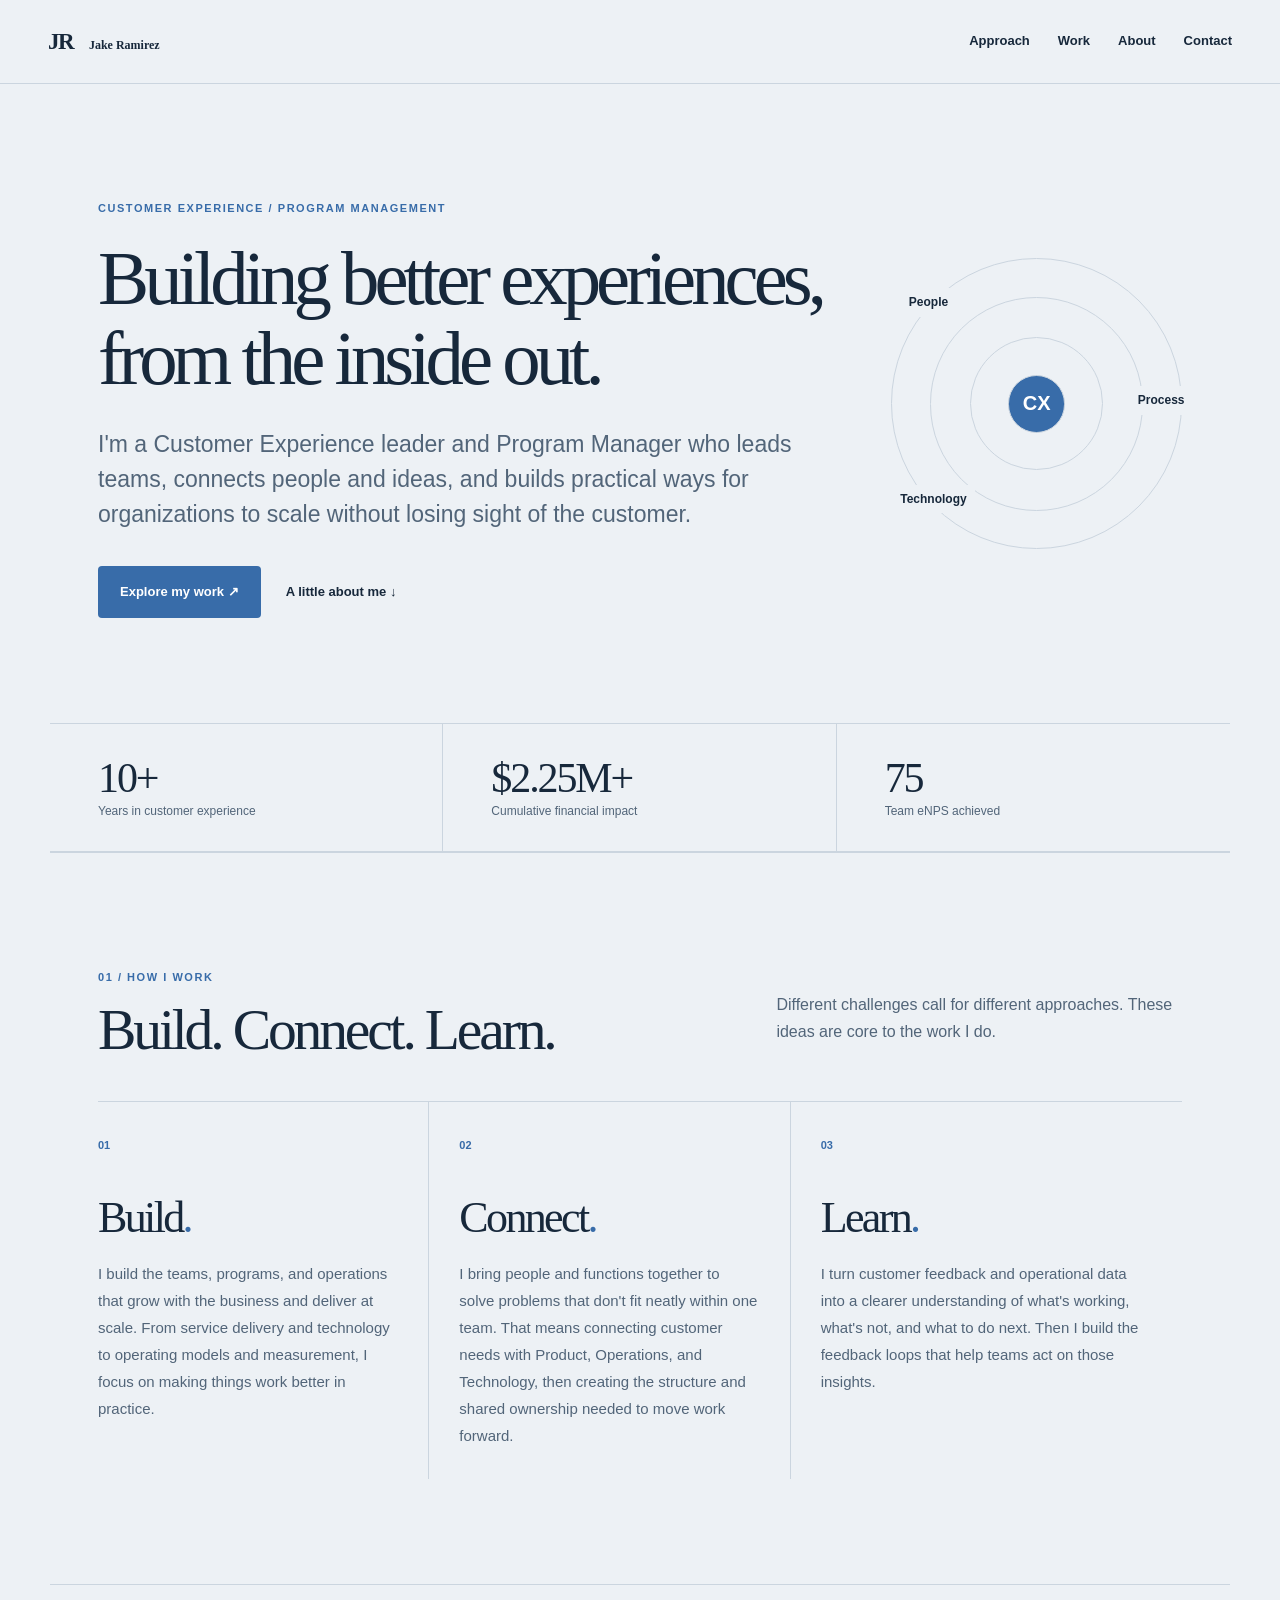
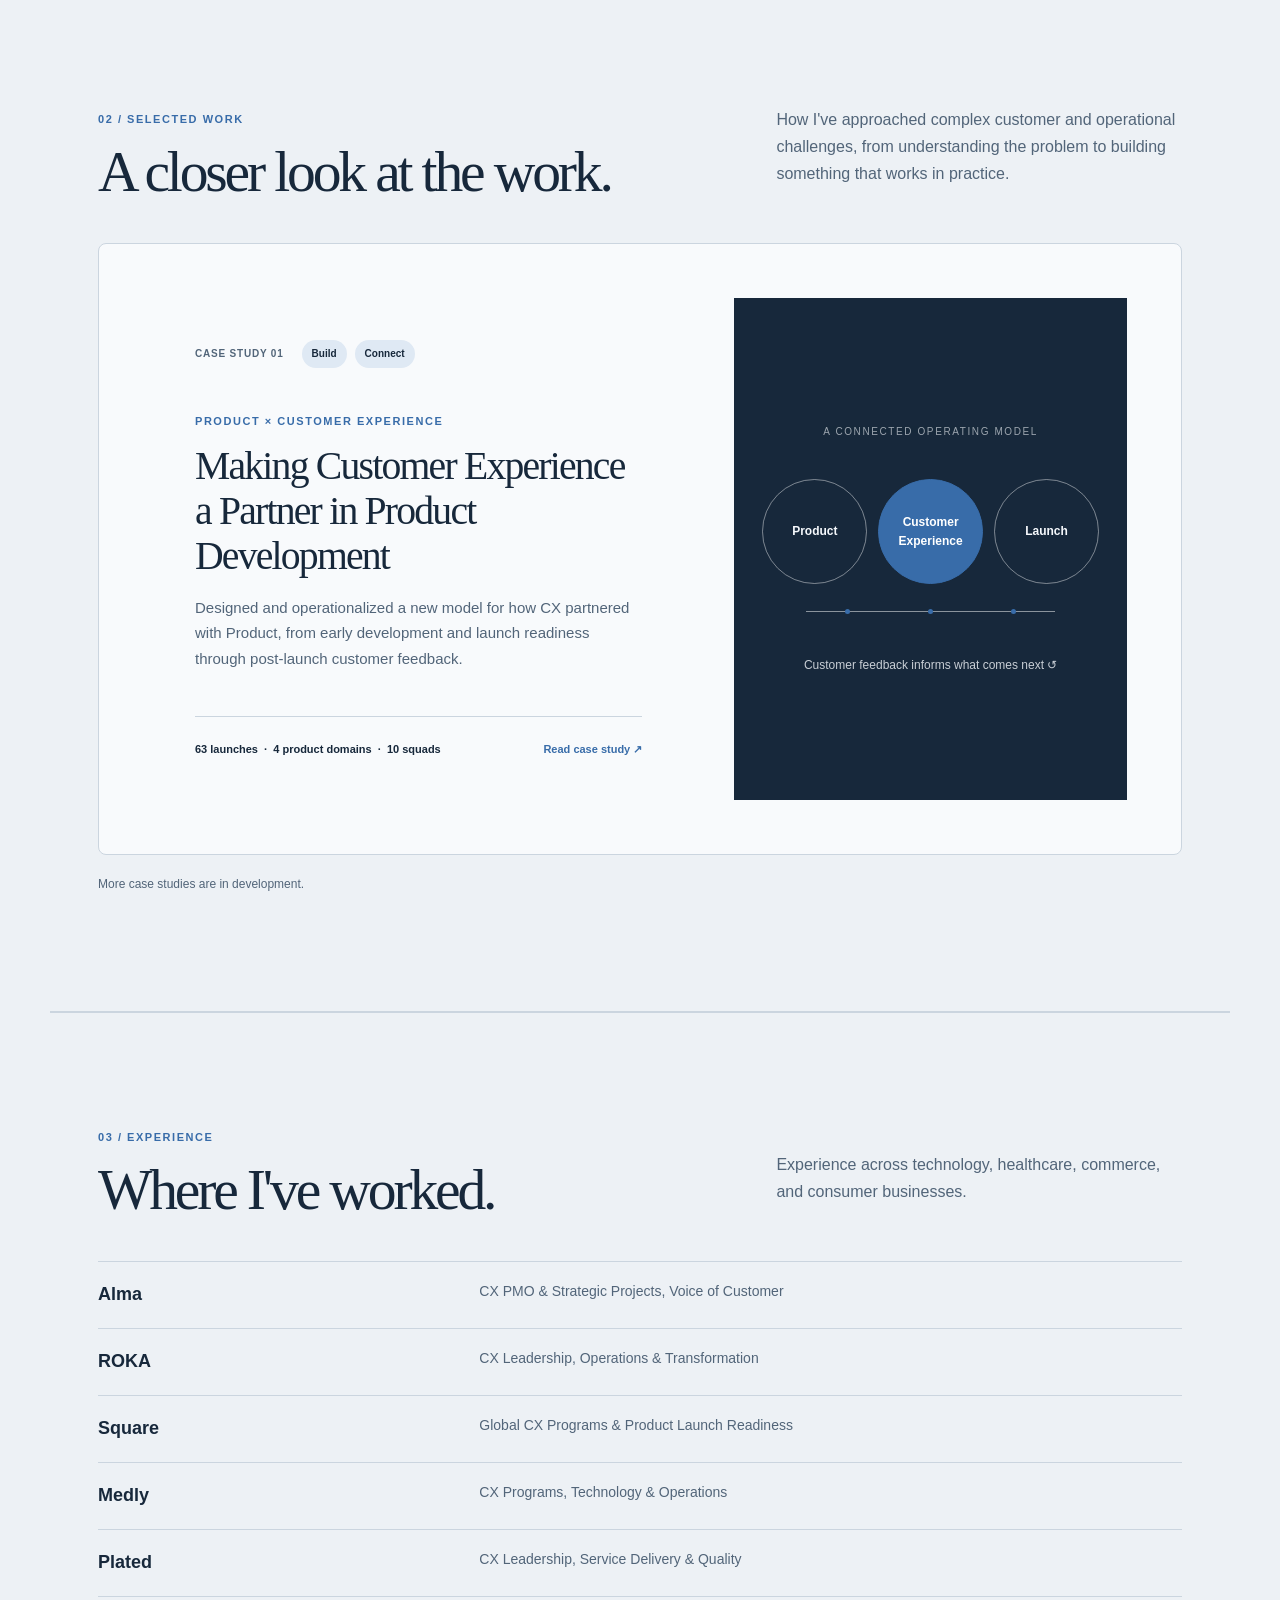
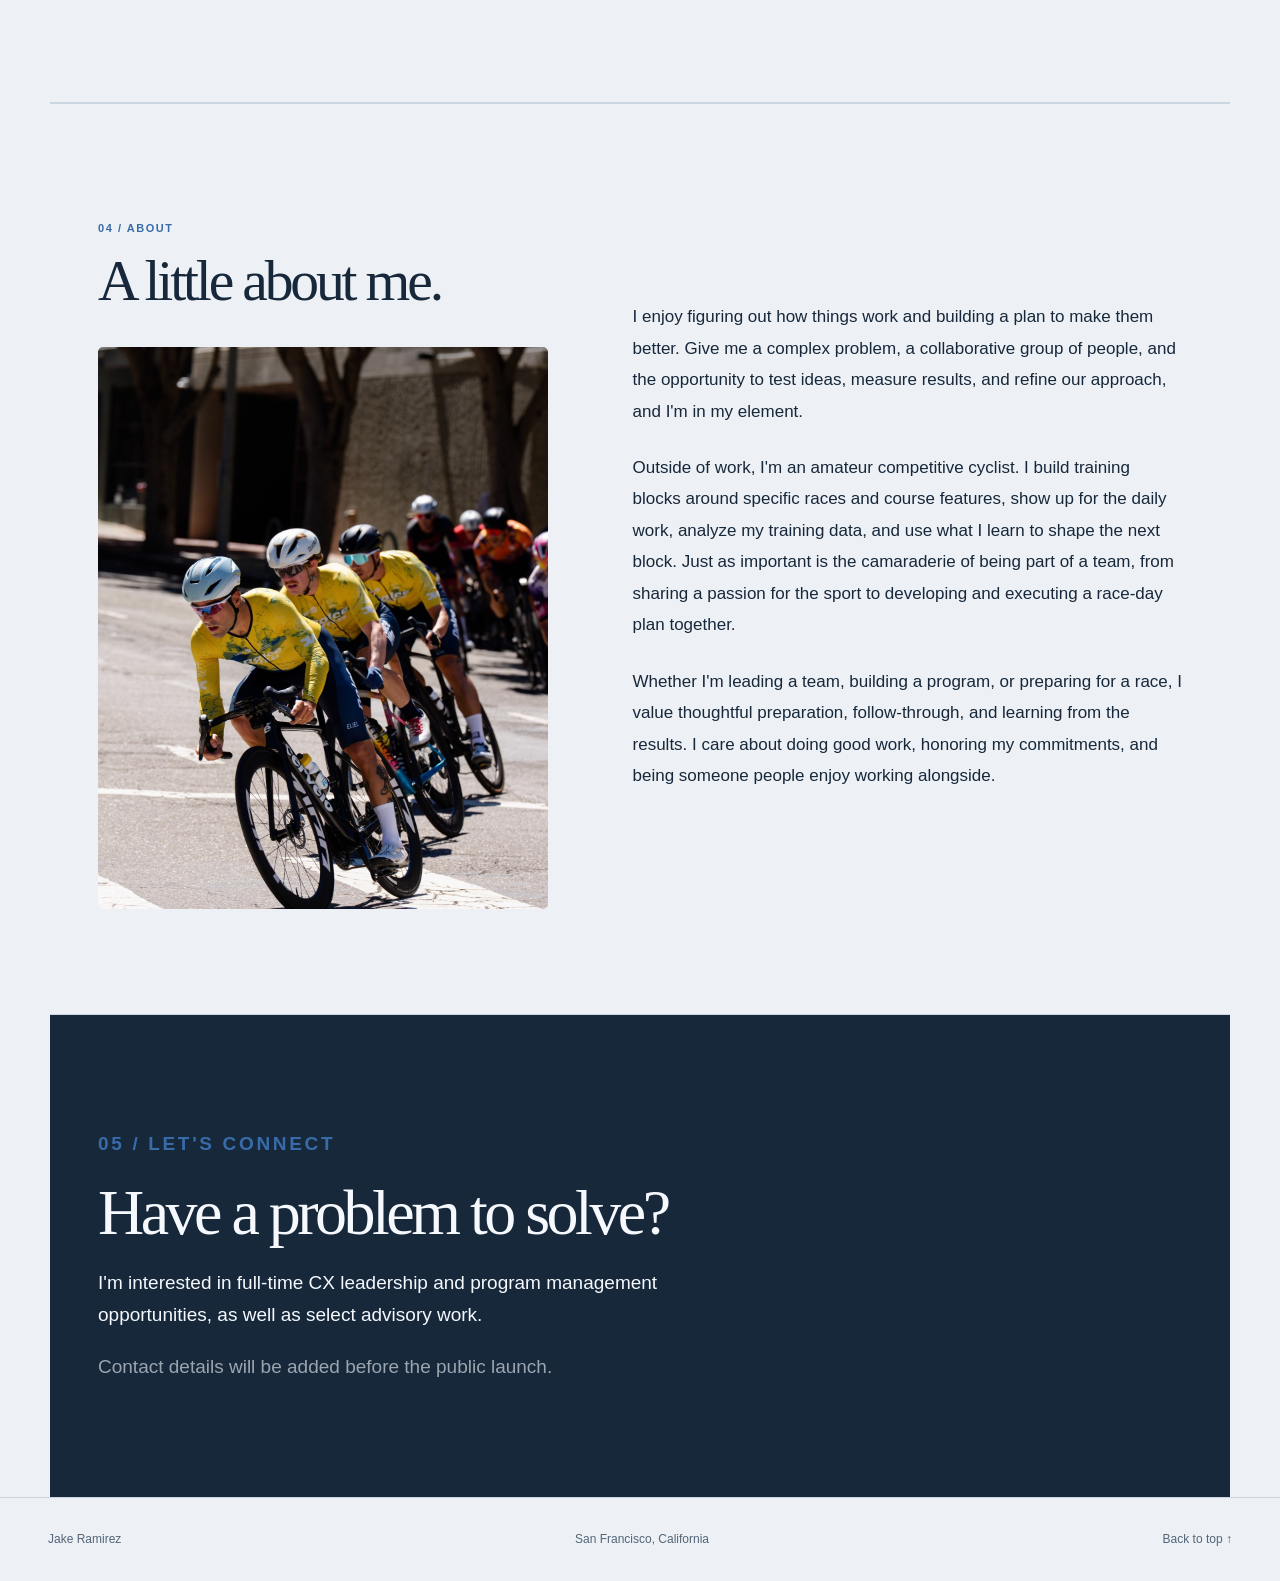
<file: index.html>
<!doctype html>
<html lang="en" data-theme="slate">
<head>
<meta charset="utf-8"><meta name="viewport" content="width=device-width,initial-scale=1">
<meta name="description" content="Jake Ramirez is a Customer Experience leader and Program Manager who leads teams and builds practical ways for organizations to scale.">
<title>Jake Ramirez | Customer Experience & Program Management</title>
<meta property="og:type" content="website">
<meta property="og:url" content="https://jakeeramirez.github.io/">
<meta property="og:title" content="Jake Ramirez | Customer Experience &amp; Program Management">
<meta property="og:description" content="CX leadership, program management, and practical ways to help organizations scale without losing sight of the customer.">
<meta property="og:image" content="https://jakeeramirez.github.io/social-preview-v9.png">
<meta property="og:image:secure_url" content="https://jakeeramirez.github.io/social-preview-v9.png">
<meta property="og:image:width" content="1200">
<meta property="og:image:height" content="630">
<meta property="og:image:alt" content="Jake Ramirez. Building better experiences, from the inside out.">
<meta name="twitter:card" content="summary_large_image">
<meta name="twitter:title" content="Jake Ramirez | Customer Experience &amp; Program Management">
<meta name="twitter:description" content="CX leadership, program management, and practical ways to help organizations scale without losing sight of the customer.">
<meta name="twitter:image" content="https://jakeeramirez.github.io/social-preview-v9.png">
<link rel="stylesheet" href="styles.css?v=8-1">

</head>
<body>
<header class="site-header"><a class="brand" href="index.html" aria-label="Jake Ramirez home">JR<span class="brand-name">Jake Ramirez</span></a><nav aria-label="Main navigation"><a href="#approach">Approach</a><a href="#work">Work</a><a href="#about">About</a><a href="#contact">Contact</a></nav></header>
<main>
<section class="hero" id="top"><div class="hero-inner"><p class="eyebrow">CUSTOMER EXPERIENCE / PROGRAM MANAGEMENT</p><h1>Building better experiences, from the inside out.</h1><p class="lede">I'm a Customer Experience leader and Program Manager who leads teams, connects people and ideas, and builds practical ways for organizations to scale without losing sight of the customer.</p><div class="actions"><a class="button" href="#work">Explore my work <span aria-hidden="true">↗</span></a><a class="textlink" href="#about">A little about me ↓</a></div></div><div class="hero-aside" aria-hidden="true"><span class="orbit orbit-one"></span><span class="orbit orbit-two"></span><span class="orbit orbit-three"></span><span class="orbit-center">CX</span><span class="orbit-label label-one">People</span><span class="orbit-label label-two">Process</span><span class="orbit-label label-three">Technology</span></div></section>
<section class="proof" aria-label="Selected career highlights"><div><strong>10+</strong><span>Years in customer experience</span></div><div><strong>$2.25M+</strong><span>Cumulative financial impact</span></div><div><strong>75</strong><span>Team eNPS achieved</span></div></section>
<section id="approach" class="section approach-section"><div class="section-head"><div><p class="eyebrow">01 / HOW I WORK</p><h2>Build. Connect. Learn.</h2></div><p>Different challenges call for different approaches. These ideas are core to the work I do.</p></div><div class="approach-grid"><article><span class="approach-number">01</span><h3>Build<span class="accent-dot">.</span></h3><p>I build the teams, programs, and operations that grow with the business and deliver at scale. From service delivery and technology to operating models and measurement, I focus on making things work better in practice.</p></article><article><span class="approach-number">02</span><h3>Connect<span class="accent-dot">.</span></h3><p>I bring people and functions together to solve problems that don't fit neatly within one team. That means connecting customer needs with Product, Operations, and Technology, then creating the structure and shared ownership needed to move work forward.</p></article><article><span class="approach-number">03</span><h3>Learn<span class="accent-dot">.</span></h3><p>I turn customer feedback and operational data into a clearer understanding of what's working, what's not, and what to do next. Then I build the feedback loops that help teams act on those insights.</p></article></div></section>
<section id="work" class="section work-section"><div class="section-head"><div><p class="eyebrow">02 / SELECTED WORK</p><h2>A closer look at the work.</h2></div><p>How I've approached complex customer and operational challenges, from understanding the problem to building something that works in practice.</p></div>
<a class="case-card feature-card" href="case-study-launch-readiness.html"><div class="case-copy"><div class="case-meta"><span>CASE STUDY 01</span><span class="tag">Build</span><span class="tag">Connect</span></div><p class="kicker">PRODUCT × CUSTOMER EXPERIENCE</p><h3>Making Customer Experience a Partner in Product Development</h3><p>Designed and operationalized a new model for how CX partnered with Product, from early development and launch readiness through post-launch customer feedback.</p><div class="case-bottom"><span>63 launches &nbsp;·&nbsp; 4 product domains &nbsp;·&nbsp; 10 squads</span><span class="case-link">Read case study ↗</span></div></div><div class="case-graphic" aria-hidden="true"><div class="graphic-label">A CONNECTED OPERATING MODEL</div><div class="graphic-nodes"><span>Product</span><span>Customer<br>Experience</span><span>Launch</span></div><div class="graphic-track"><span></span><span></span><span></span></div><div class="graphic-feedback">Customer feedback informs what comes next ↺</div></div></a>
<p class="work-note">More case studies are in development.</p></section>
<section id="experience" class="section experience-section"><div class="section-head"><div><p class="eyebrow">03 / EXPERIENCE</p><h2>Where I've worked.</h2></div><p>Experience across technology, healthcare, commerce, and consumer businesses.</p></div><div class="experience-list"><div><strong>Alma</strong><span>CX PMO & Strategic Projects, Voice of Customer</span></div><div><strong>ROKA</strong><span>CX Leadership, Operations &amp; Transformation</span></div><div><strong>Square</strong><span>Global CX Programs &amp; Product Launch Readiness</span></div><div><strong>Medly</strong><span>CX Programs, Technology &amp; Operations</span></div><div><strong>Plated</strong><span>CX Leadership, Service Delivery &amp; Quality</span></div></div></section>
<section id="about" class="section about-section"><div class="about-left"><div class="about-heading"><p class="eyebrow">04 / ABOUT</p><h2>A little about me.</h2></div><div class="about-photo-study"><div class="about-photo-frame"><img id="about-photo" src="race-corner.jpg" alt="Jake leading a group of cyclists through a corner during a race" width="1200" height="1600" loading="lazy"></div></div></div><div class="about-copy"><p>I enjoy figuring out how things work and building a plan to make them better. Give me a complex problem, a collaborative group of people, and the opportunity to test ideas, measure results, and refine our approach, and I'm in my element.</p><p>Outside of work, I'm an amateur competitive cyclist. I build training blocks around specific races and course features, show up for the daily work, analyze my training data, and use what I learn to shape the next block. Just as important is the camaraderie of being part of a team, from sharing a passion for the sport to developing and executing a race-day plan together.</p><p>Whether I'm leading a team, building a program, or preparing for a race, I value thoughtful preparation, follow-through, and learning from the results. I care about doing good work, honoring my commitments, and being someone people enjoy working alongside.</p></div></section>
<section id="contact" class="contact"><p class="eyebrow">05 / LET'S CONNECT</p><h2>Have a problem to solve?</h2><p>I'm interested in full-time CX leadership and program management opportunities, as well as select advisory work.</p><p class="contact-note">Contact details will be added before the public launch.</p></section>
</main><footer><span>Jake Ramirez</span><span>San Francisco, California</span><a href="#top">Back to top ↑</a></footer>

</body></html>
</file>
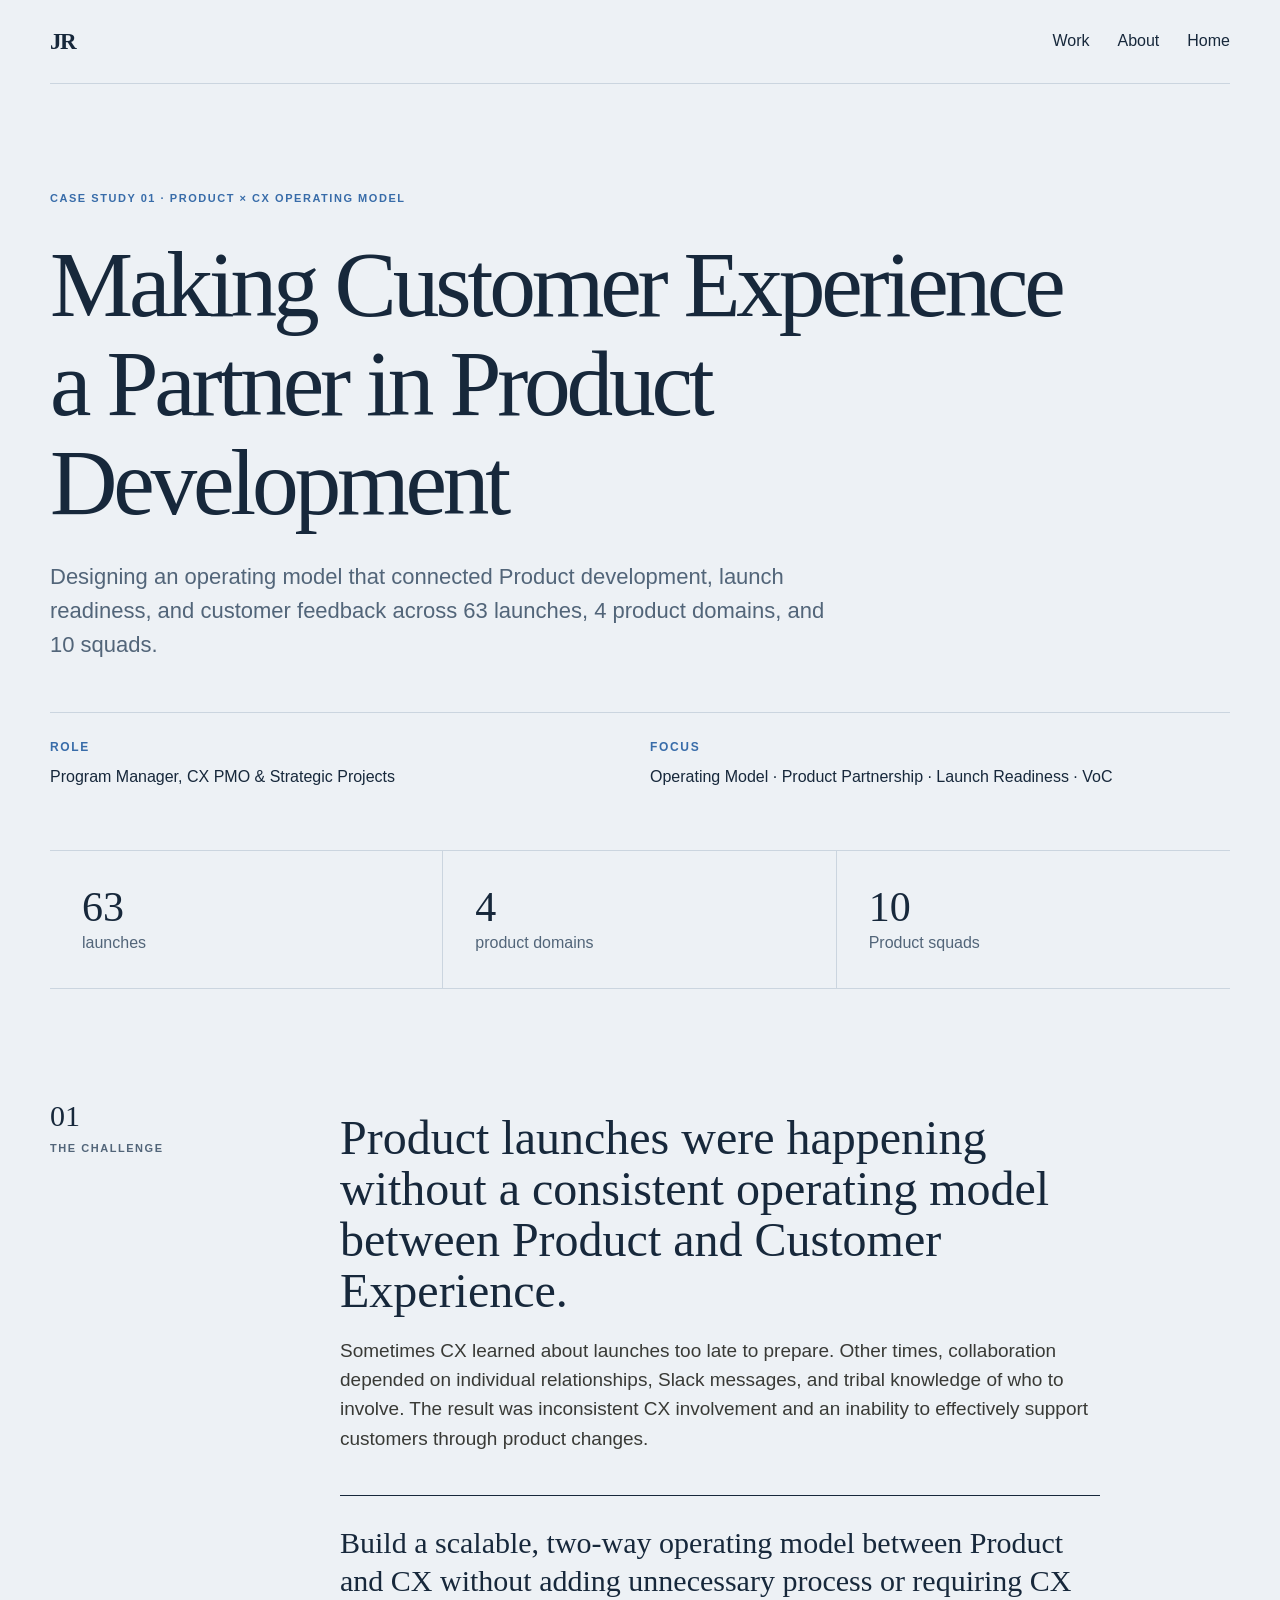
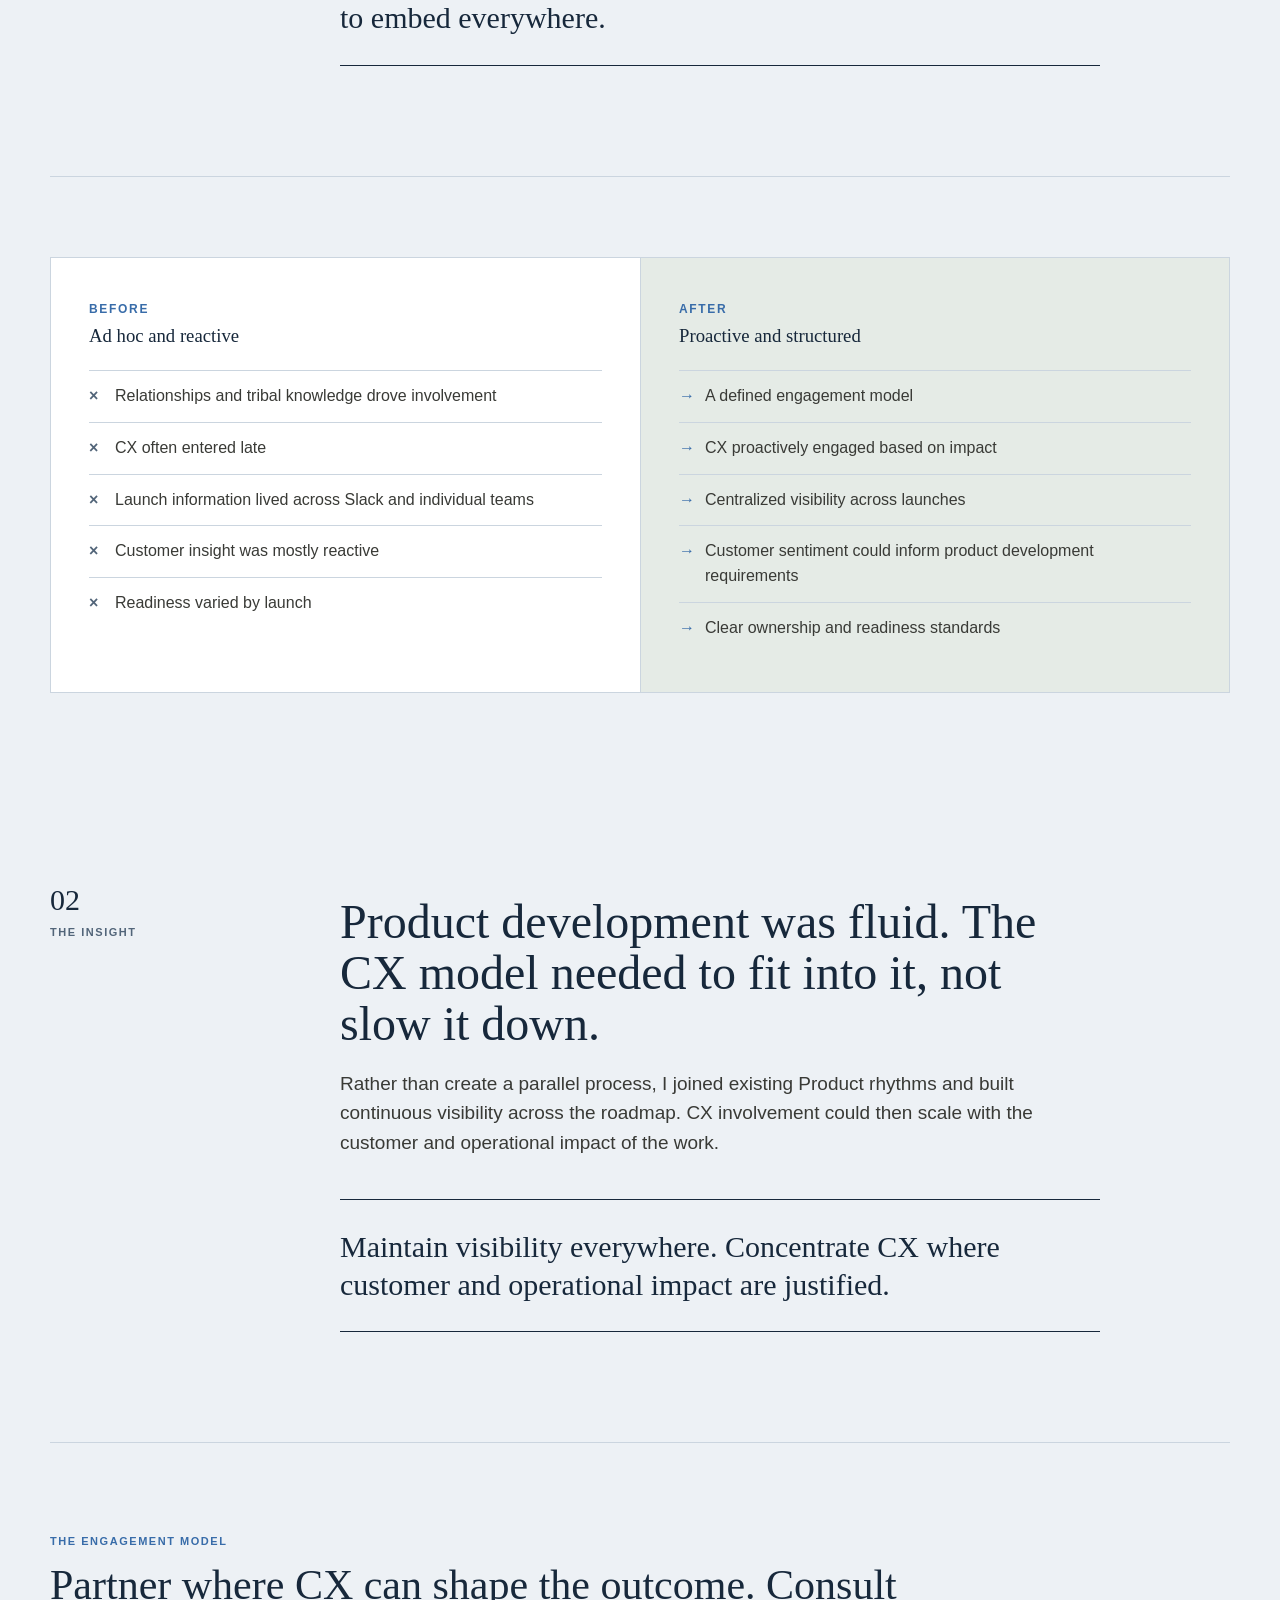
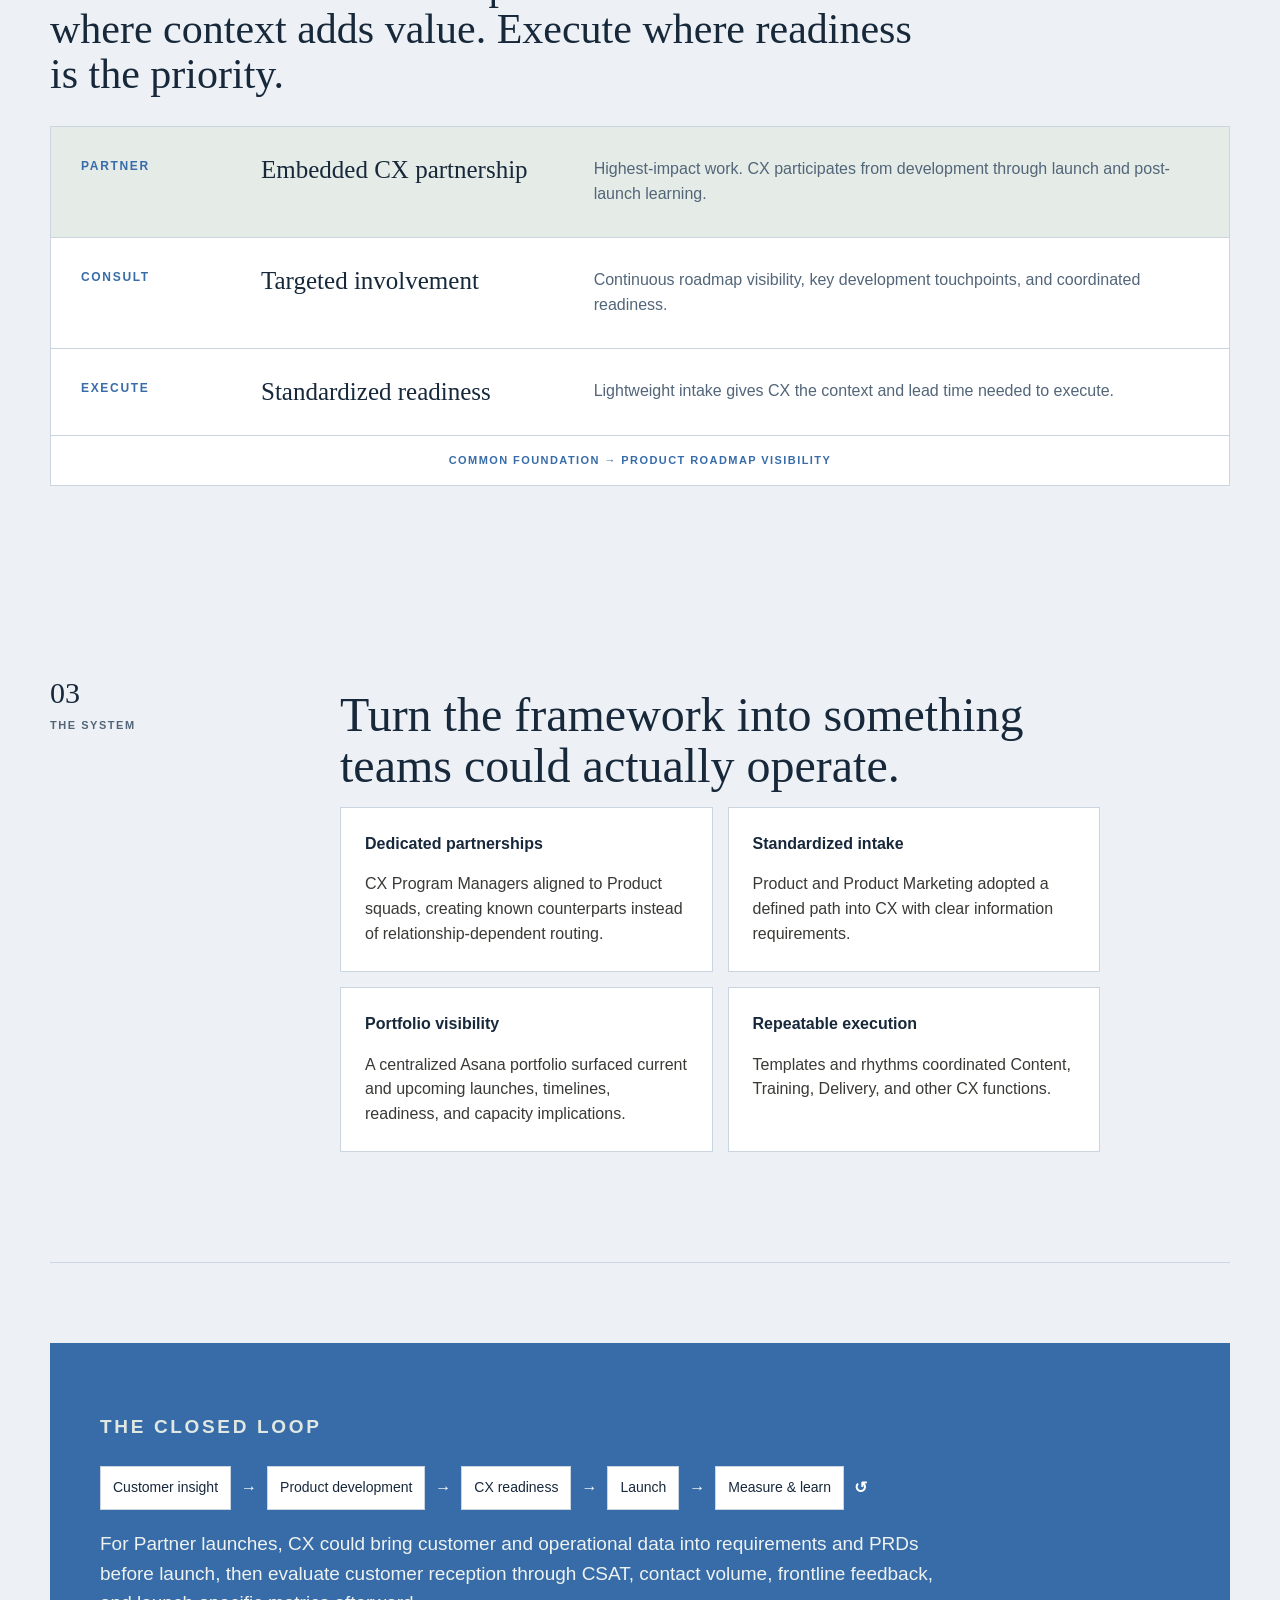
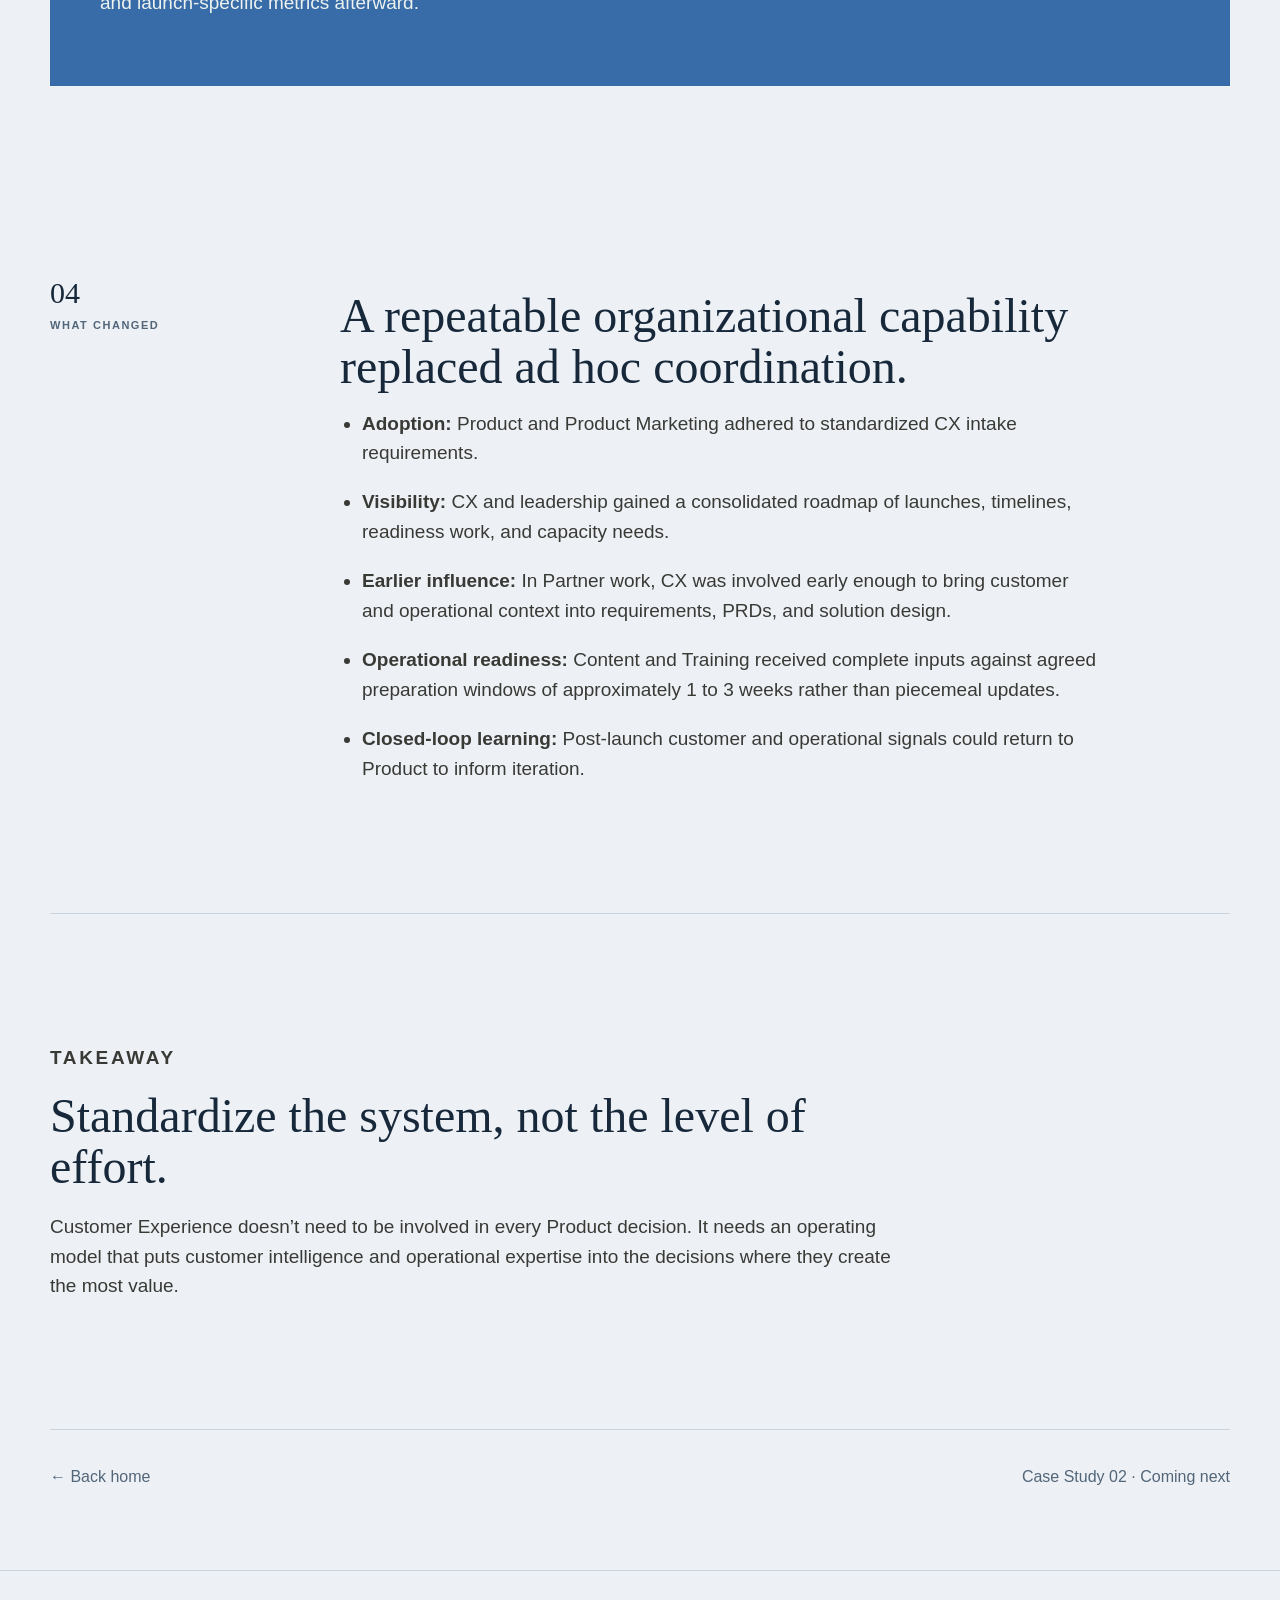
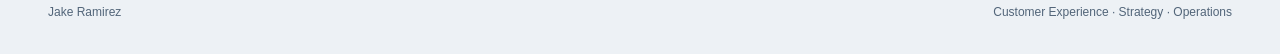
<file: case-study-launch-readiness.html>
<!doctype html><html><head><meta charset='utf-8'><meta name='viewport' content='width=device-width,initial-scale=1'><title>Product × CX Launch Readiness ,  Jake Ramirez</title><link rel='stylesheet' href='styles.css'></head><body>
<header><a class='brand' href='index.html'>JR</a><nav><a href='index.html#work'>Work</a><a href='index.html#about'>About</a><a href='index.html'>Home</a></nav></header>
<main class='case'>
<section class='case-hero'><p class='eyebrow'>Case Study 01 · Product × CX Operating Model</p><h1>Making Customer Experience a Partner in Product Development</h1><p class='lede'>Designing an operating model that connected Product development, launch readiness, and customer feedback across 63 launches, 4 product domains, and 10 squads.</p><div class='meta'><div><small>ROLE</small>Program Manager, CX PMO & Strategic Projects</div><div><small>FOCUS</small>Operating Model · Product Partnership · Launch Readiness · VoC</div></div></section>
<section class='metrics'><div><strong>63</strong><span>launches</span></div><div><strong>4</strong><span>product domains</span></div><div><strong>10</strong><span>Product squads</span></div></section>
<section class='story'><aside>01<br><span>The challenge</span></aside><article><h2>Product launches were happening without a consistent operating model between Product and Customer Experience.</h2><p>Sometimes CX learned about launches too late to prepare. Other times, collaboration depended on individual relationships, Slack messages, and tribal knowledge of who to involve. The result was inconsistent CX involvement and an inability to effectively support customers through product changes.</p><blockquote>Build a scalable, two-way operating model between Product and CX without adding unnecessary process or requiring CX to embed everywhere.</blockquote></article></section>
<section class='diagram before-after comparison'><div><small>BEFORE</small><h3>Ad hoc and reactive</h3><ul><li>Relationships and tribal knowledge drove involvement</li><li>CX often entered late</li><li>Launch information lived across Slack and individual teams</li><li>Customer insight was mostly reactive</li><li>Readiness varied by launch</li></ul></div><div><small>AFTER</small><h3>Proactive and structured</h3><ul><li>A defined engagement model</li><li>CX proactively engaged based on impact</li><li>Centralized visibility across launches</li><li>Customer sentiment could inform product development requirements</li><li>Clear ownership and readiness standards</li></ul></div></section>
<section class='story'><aside>02<br><span>The insight</span></aside><article><h2>Product development was fluid. The CX model needed to fit into it, not slow it down.</h2><p>Rather than create a parallel process, I joined existing Product rhythms and built continuous visibility across the roadmap. CX involvement could then scale with the customer and operational impact of the work.</p><blockquote>Maintain visibility everywhere. Concentrate CX where customer and operational impact are justified.</blockquote></article></section>
<section class='model-intro'><p class='eyebrow'>The engagement model</p><h2>Partner where CX can shape the outcome. Consult where context adds value. Execute where readiness is the priority.</h2></section><section class='tiers'><div class='tier t1'><small>PARTNER</small><h3>Embedded CX partnership</h3><p>Highest-impact work. CX participates from development through launch and post-launch learning.</p></div><div class='tier'><small>CONSULT</small><h3>Targeted involvement</h3><p>Continuous roadmap visibility, key development touchpoints, and coordinated readiness.</p></div><div class='tier'><small>EXECUTE</small><h3>Standardized readiness</h3><p>Lightweight intake gives CX the context and lead time needed to execute.</p></div><p class='foundation'>COMMON FOUNDATION → PRODUCT ROADMAP VISIBILITY</p></section>
<section class='story'><aside>03<br><span>The system</span></aside><article><h2>Turn the framework into something teams could actually operate.</h2><div class='system-grid'><div><b>Dedicated partnerships</b><p>CX Program Managers aligned to Product squads, creating known counterparts instead of relationship-dependent routing.</p></div><div><b>Standardized intake</b><p>Product and Product Marketing adopted a defined path into CX with clear information requirements.</p></div><div><b>Portfolio visibility</b><p>A centralized Asana portfolio surfaced current and upcoming launches, timelines, readiness, and capacity implications.</p></div><div><b>Repeatable execution</b><p>Templates and rhythms coordinated Content, Training, Delivery, and other CX functions.</p></div></div></article></section>
<section class='lifecycle'><p class='eyebrow'>The closed loop</p><div class='life-flow'><span>Customer insight</span><b>→</b><span>Product development</span><b>→</b><span>CX readiness</span><b>→</b><span>Launch</span><b>→</b><span>Measure & learn</span><b>↺</b></div><p>For Partner launches, CX could bring customer and operational data into requirements and PRDs before launch, then evaluate customer reception through CSAT, contact volume, frontline feedback, and launch-specific metrics afterward.</p></section>
<section class='story'><aside>04<br><span>What changed</span></aside><article><h2>A repeatable organizational capability replaced ad hoc coordination.</h2><ul><li><b>Adoption:</b> Product and Product Marketing adhered to standardized CX intake requirements.</li><li><b>Visibility:</b> CX and leadership gained a consolidated roadmap of launches, timelines, readiness work, and capacity needs.</li><li><b>Earlier influence:</b> In Partner work, CX was involved early enough to bring customer and operational context into requirements, PRDs, and solution design.</li><li><b>Operational readiness:</b> Content and Training received complete inputs against agreed preparation windows of approximately 1 to 3 weeks rather than piecemeal updates.</li><li><b>Closed-loop learning:</b> Post-launch customer and operational signals could return to Product to inform iteration.</li></ul></article></section>
<section class='takeaway'><p class='eyebrow'>Takeaway</p><h2>Standardize the system, not the level of effort.</h2><p>Customer Experience doesn’t need to be involved in every Product decision. It needs an operating model that puts customer intelligence and operational expertise into the decisions where they create the most value.</p></section>
<section class='next'><a href='index.html'>← Back home</a><span>Case Study 02 · Coming next</span></section>
</main><footer>Jake Ramirez <span>Customer Experience · Strategy · Operations</span></footer></body></html>
</file>
<file: styles.css>
:root{--ink:#171816;--muted:#686a64;--paper:#f5f3ed;--card:#fff;--line:#d9d6cd;--accent:#334f46;--soft:#e5ebe6;--max:1180px}*{box-sizing:border-box}html{scroll-behavior:smooth}body{margin:0;background:var(--paper);color:var(--ink);font-family:Inter,ui-sans-serif,-apple-system,BlinkMacSystemFont,"Segoe UI",sans-serif;line-height:1.55}header,footer,main{max-width:var(--max);margin:auto}header{height:84px;display:flex;align-items:center;justify-content:space-between;border-bottom:1px solid var(--line)}.brand{font-family:Georgia,serif;font-weight:700;font-size:24px;color:var(--ink);text-decoration:none}nav{display:flex;gap:28px}nav a,a{color:var(--ink);text-decoration:none}nav a:hover,.textlink:hover,.case-card a:hover{text-decoration:underline}.hero{padding:112px 0 90px;max-width:970px}.eyebrow,.kicker,small{font-size:12px;letter-spacing:.14em;text-transform:uppercase;font-weight:700;color:var(--accent)}h1,h2,h3{font-family:Georgia,"Times New Roman",serif;font-weight:500;line-height:1.06;margin:.3em 0}.hero h1,.case-hero h1{font-size:clamp(54px,7.3vw,96px);letter-spacing:-.045em}.lede{font-size:22px;color:var(--muted);max-width:780px}.actions{display:flex;gap:26px;align-items:center;margin-top:36px}.button{background:var(--ink);color:white;padding:14px 20px;border-radius:3px}.proof,.metrics{display:grid;grid-template-columns:repeat(3,1fr);border-top:1px solid var(--line);border-bottom:1px solid var(--line)}.proof div,.metrics div{padding:32px;border-right:1px solid var(--line);display:flex;flex-direction:column}.proof div:last-child,.metrics div:last-child{border:0}.proof strong,.metrics strong{font:500 42px Georgia,serif}.proof span,.metrics span{color:var(--muted)}.section{padding:100px 0;border-bottom:1px solid var(--line)}.case-card{margin-top:30px;background:var(--card);padding:54px;display:grid;grid-template-columns:1.3fr .7fr;gap:50px;border:1px solid var(--line)}.case-card h2,.split h2,.contact h2{font-size:46px}.case-card p{font-size:19px;color:var(--muted)}.mini-loop{background:var(--soft);display:flex;flex-wrap:wrap;gap:12px;align-content:center;justify-content:center;padding:30px}.mini-loop span{background:white;padding:12px;border:1px solid var(--line)}.split{display:grid;grid-template-columns:1fr 1fr;gap:80px}.split p{font-size:19px}.chips{display:flex;flex-wrap:wrap;gap:10px;margin-top:25px}.chips span{border:1px solid var(--line);background:#faf9f5;padding:10px 14px;border-radius:99px}.contact{padding:110px 0}.contact p{font-size:19px;max-width:680px}.muted{color:var(--muted)}footer{padding:30px 0 50px;border-top:1px solid var(--line);display:flex;justify-content:space-between;color:var(--muted)}.case-hero{padding:95px 0 60px}.case-hero h1{max-width:1050px}.meta{display:grid;grid-template-columns:1fr 1fr;gap:20px;margin-top:50px;padding-top:25px;border-top:1px solid var(--line)}.meta div{display:flex;flex-direction:column}.meta small{margin-bottom:8px}.story{display:grid;grid-template-columns:220px 1fr;gap:70px;padding:110px 0;border-bottom:1px solid var(--line)}.story aside{font:500 30px Georgia,serif}.story aside span{display:block;font:700 11px Inter,sans-serif;letter-spacing:.14em;text-transform:uppercase;color:var(--muted);margin-top:9px}.story article{max-width:760px}.story h2,.takeaway h2{font-size:48px}.story p,.story li,.lifecycle p,.takeaway p{font-size:19px;color:#393a36}.story blockquote{margin:42px 0 0;padding:28px 0;border-top:1px solid var(--ink);border-bottom:1px solid var(--ink);font:500 30px/1.25 Georgia,serif}.diagram{margin:80px 0;display:grid;grid-template-columns:1fr 1fr;border:1px solid var(--line)}.diagram>div{padding:38px;background:white}.diagram>div+div{background:var(--soft);border-left:1px solid var(--line)}.flow,.life-flow{display:flex;gap:10px;align-items:center;flex-wrap:wrap;margin-top:25px}.flow span,.life-flow span{padding:10px 12px;background:var(--paper);border:1px solid var(--line);font-size:14px}.tiers{margin:80px 0;border:1px solid var(--line);background:white}.tier{display:grid;grid-template-columns:150px 1fr 2fr;gap:30px;padding:30px;border-bottom:1px solid var(--line);align-items:start}.tier.t1{background:var(--soft)}.tier h3{margin:0;font-size:25px}.tier p{margin:0;color:var(--muted)}.foundation{text-align:center;font-size:11px;letter-spacing:.13em;font-weight:700;padding:16px;margin:0;color:var(--accent)}.system-grid{display:grid;grid-template-columns:1fr 1fr;gap:15px}.system-grid div{border:1px solid var(--line);padding:24px;background:white}.system-grid p{font-size:16px;margin-bottom:0}.lifecycle{margin:80px 0;padding:50px;background:var(--accent);color:white}.lifecycle .eyebrow{color:#dfe8e2}.lifecycle .life-flow span{background:#fff;color:var(--ink)}.lifecycle p{color:#edf2ee;max-width:850px}.takeaway{padding:110px 0;max-width:850px}.next{padding:35px 0 80px;border-top:1px solid var(--line);display:flex;justify-content:space-between;color:var(--muted)}ul{padding-left:22px}li{margin-bottom:20px}@media(max-width:800px){body{padding:0 20px}header{height:68px}nav{gap:14px;font-size:14px}.hero{padding:75px 0 60px}.hero h1,.case-hero h1{font-size:50px}.lede{font-size:19px}.proof,.metrics{grid-template-columns:1fr}.proof div,.metrics div{border-right:0;border-bottom:1px solid var(--line);padding:20px 0}.case-card,.split,.story,.diagram,.meta{grid-template-columns:1fr}.case-card{padding:28px}.mini-loop{min-height:200px}.section{padding:70px 0}.case-card h2,.split h2,.contact h2,.story h2,.takeaway h2{font-size:38px}.story{gap:22px;padding:75px 0}.story aside{font-size:22px}.story blockquote{font-size:25px}.diagram>div+div{border-left:0;border-top:1px solid var(--line)}.tier{grid-template-columns:1fr;gap:6px}.system-grid{grid-template-columns:1fr}.lifecycle{margin:50px -20px;padding:40px 20px}.case-hero{padding-top:65px}footer{flex-direction:column;gap:6px}.next{gap:20px}.contact{padding:80px 0}}

/* Portfolio v2 */
:root,[data-theme="slate"]{--page:#edf1f5;--surface:#f8fafc;--ink:#17283b;--muted:#526579;--accent:#1765e8;--accent-soft:#dce8ff;--line:#cbd5df;--dark:#17283b;--dark-ink:#f5f8fc}
[data-theme="sage"]{--page:#eeeFE8;--surface:#f8f8f2;--ink:#1d2925;--muted:#53645b;--accent:#527d66;--accent-soft:#dce8d9;--line:#cbd4c8;--dark:#1d2925;--dark-ink:#f4f5eb}
html{scroll-behavior:smooth}body{background:var(--page);color:var(--ink)}a{color:inherit}.site-header{position:relative;z-index:2;display:flex;justify-content:space-between;align-items:center;max-width:1320px;margin:auto;padding:28px 48px;border-bottom:1px solid var(--line)}.site-header nav{display:flex;gap:28px}.site-header nav a{text-decoration:none;font-size:13px;font-weight:650}.brand{text-decoration:none;font-weight:800;font-size:23px;letter-spacing:-.07em}.brand-name{font-size:12px;font-weight:600;letter-spacing:0;margin-left:16px}.hero{max-width:1320px;margin:auto;padding:105px 48px 105px;min-height:610px;display:grid;grid-template-columns:minmax(0,1.65fr) minmax(240px,.65fr);gap:55px;align-items:center}.hero h1{max-width:850px;font-size:clamp(48px,6vw,84px);line-height:1.04;letter-spacing:-.065em;margin:22px 0 28px}.hero .lede{max-width:750px;font-size:clamp(18px,1.8vw,23px);line-height:1.53;color:var(--muted)}.eyebrow{font-size:11px;letter-spacing:.14em;font-weight:800;color:var(--accent)}.actions{display:flex;gap:25px;align-items:center;margin-top:34px}.button{background:var(--accent);color:white!important;padding:16px 22px;border-radius:4px;text-decoration:none;font-size:13px;font-weight:750}.textlink{font-size:13px;font-weight:700;text-decoration:none}.hero-aside{position:relative;aspect-ratio:1;border:1px solid var(--line);border-radius:50%;display:grid;place-items:center}.orbit{position:absolute;border:1px solid var(--line);border-radius:50%}.orbit-one{inset:13%}.orbit-two{inset:27%}.orbit-three{inset:40%;background:var(--accent)}.orbit-center{z-index:1;color:white;font-weight:800;font-size:20px}.orbit-label{position:absolute;font-size:12px;font-weight:700;background:var(--page);padding:5px 8px}.label-one{top:10%;left:3%}.label-two{right:-4%;top:44%}.label-three{bottom:12%;left:0}.proof{max-width:1320px;margin:auto;border-top:1px solid var(--line);border-bottom:1px solid var(--line);display:grid;grid-template-columns:repeat(3,1fr);background:transparent}.proof div{padding:30px 48px;border-right:1px solid var(--line)}.proof div:last-child{border:0}.proof strong{display:block;font-size:42px;letter-spacing:-.05em;color:var(--ink)}.proof span{font-size:12px;color:var(--muted)}.section{max-width:1320px;margin:auto;padding:105px 48px}.section-head{display:grid;grid-template-columns:1.2fr .8fr;gap:70px;align-items:end;margin-bottom:40px}.section-head h2,.about-side h2{font-size:clamp(36px,4.5vw,59px);line-height:1.1;letter-spacing:-.055em;margin:12px 0 0}.section-head>p{color:var(--muted);line-height:1.7;max-width:470px}.feature-card{display:grid;grid-template-columns:1.15fr .85fr;background:var(--surface);border:1px solid var(--line);text-decoration:none;overflow:hidden;border-radius:8px;box-shadow:none}.case-copy{padding:42px}.case-meta{display:flex;gap:8px;align-items:center;font-size:10px;letter-spacing:.08em;font-weight:800;color:var(--muted)}.case-meta>span:first-child{margin-right:10px}.tag{background:var(--accent-soft);color:var(--ink);border-radius:50px;padding:6px 10px;letter-spacing:0;font-size:10px}.case-copy .kicker{font-size:11px;color:var(--accent);font-weight:800;margin-top:45px}.case-copy h3{font-size:clamp(30px,3.1vw,43px);line-height:1.14;letter-spacing:-.045em;margin:14px 0}.case-copy>p:not(.kicker){font-size:15px;line-height:1.7;color:var(--muted)}.case-bottom{display:flex;justify-content:space-between;gap:20px;flex-wrap:wrap;border-top:1px solid var(--line);padding-top:24px;margin-top:45px;font-size:11px;font-weight:650}.case-link{color:var(--accent)}.case-graphic{background:var(--dark);color:var(--dark-ink);display:flex;flex-direction:column;justify-content:center;padding:45px 28px;min-height:420px}.graphic-label{font-size:10px;letter-spacing:.16em;opacity:.6;text-align:center;margin-bottom:40px}.graphic-nodes{display:flex;align-items:center;justify-content:space-between;gap:8px}.graphic-nodes span{border:1px solid #ffffff70;border-radius:50%;width:105px;height:105px;display:grid;place-items:center;text-align:center;font-size:12px;font-weight:700}.graphic-nodes span:nth-child(2){background:var(--accent);border-color:var(--accent);color:white}.graphic-track{display:flex;justify-content:space-around;border-top:1px solid #ffffff80;margin:27px 44px 0}.graphic-track span{width:5px;height:5px;border-radius:50%;background:var(--accent);margin-top:-3px}.graphic-feedback{text-align:center;font-size:12px;opacity:.8;margin-top:42px}.work-note{color:var(--muted);font-size:12px;margin-top:20px}.approach-section{border-top:1px solid var(--line)}.approach-grid{display:grid;grid-template-columns:repeat(3,1fr);border-top:1px solid var(--line)}.approach-grid article{padding:30px 32px 15px 0;margin-right:30px;border-right:1px solid var(--line)}.approach-grid article:last-child{border:0;margin-right:0}.approach-number{font-size:11px;color:var(--accent);font-weight:800}.approach-grid h3{font-size:44px;letter-spacing:-.06em;margin:38px 0 18px}.accent-dot{color:var(--accent)}.approach-grid p{font-size:15px;line-height:1.8;color:var(--muted)}.experience-section{border-top:1px solid var(--line)}.experience-list{border-top:1px solid var(--line)}.experience-list>div{display:grid;grid-template-columns:1fr 2fr;gap:30px;padding:19px 0;border-bottom:1px solid var(--line)}.experience-list strong{font-size:18px}.experience-list span{color:var(--muted);font-size:14px}.about-section{border-top:1px solid var(--line);display:grid;grid-template-columns:.9fr 1.1fr;gap:85px}.about-copy{padding-top:28px}.about-copy p{font-size:17px;line-height:1.85;color:var(--ink);margin:0 0 25px}.photo-placeholder{margin-top:45px;aspect-ratio:4/3;border:1px dashed var(--line);background:var(--accent-soft);display:flex;flex-direction:column;justify-content:center;align-items:center;text-align:center;color:var(--muted);border-radius:5px}.photo-placeholder span{font-size:10px;font-weight:800;letter-spacing:.16em}.photo-placeholder p{font-size:12px}.contact{background:var(--dark);color:var(--dark-ink);padding:95px max(48px,calc((100vw - 1224px)/2));}.contact h2{font-size:clamp(38px,5vw,68px);max-width:800px;line-height:1.1;letter-spacing:-.055em}.contact>p:not(.eyebrow){max-width:660px;line-height:1.7}.contact-note{font-size:12px;opacity:.6}footer{max-width:1320px;margin:auto;display:flex;justify-content:space-between;padding:32px 48px;font-size:12px;color:var(--muted)}.theme-switcher{position:fixed;z-index:20;right:20px;bottom:20px;display:flex;align-items:center;gap:5px;background:var(--surface);border:1px solid var(--line);border-radius:50px;padding:6px 8px;box-shadow:0 8px 35px #0002}.theme-switcher>span{font-size:9px;letter-spacing:.08em;font-weight:800;padding:0 9px;color:var(--muted)}.theme-switcher button{border:0;border-radius:30px;background:transparent;color:var(--muted);padding:9px 13px;font:inherit;font-size:11px;font-weight:750;cursor:pointer}.theme-switcher button[aria-pressed=true]{background:var(--accent);color:white}
@media(max-width:850px){.site-header{padding:20px}.site-header nav{gap:12px}.brand-name{display:none}.hero{padding:65px 24px;display:block;min-height:0}.hero-aside{display:none}.proof div{padding:22px}.section{padding:70px 24px}.section-head,.feature-card,.about-section{grid-template-columns:1fr;gap:20px}.case-graphic{min-height:320px}.approach-grid{grid-template-columns:1fr}.approach-grid article{border-right:0;border-bottom:1px solid var(--line);margin:0;padding:24px 0}.approach-grid h3{margin:15px 0}.contact{padding:70px 24px}footer{padding:24px;gap:15px;flex-wrap:wrap}.theme-switcher{bottom:8px;right:8px}.theme-switcher>span{display:none}}
@media(max-width:480px){.site-header nav a{font-size:11px}.site-header nav{gap:9px}.hero h1{font-size:46px}.proof strong{font-size:30px}.proof div{padding:15px 10px}.proof span{font-size:10px}.case-copy{padding:26px}.case-bottom{display:block}.case-link{display:block;margin-top:15px}.graphic-nodes span{width:80px;height:80px;font-size:10px}.experience-list>div{grid-template-columns:1fr;gap:4px}}

/* v3 refinements */
:root,[data-theme="slate"]{--accent:#386ca9;--accent-soft:#dfe9f4}
.about-accent{margin-top:48px;border-top:1px solid var(--line);padding-top:22px;display:flex;flex-direction:column;gap:13px}.about-accent span:first-child{font-size:10px;font-weight:800;letter-spacing:.15em;color:var(--accent)}.about-accent span:last-child{font-size:clamp(14px,1.6vw,20px);font-weight:650;letter-spacing:-.025em;line-height:1.6}.about-accent b{color:var(--accent);font-weight:500;margin:0 5px}.proof strong{font-size:clamp(30px,3.4vw,42px)}

/* v4: About photo comparison */
.about-photo-study{margin-top:35px}.photo-choice{display:flex;align-items:center;flex-wrap:wrap;gap:6px;margin-bottom:13px}.photo-choice>span{font-size:10px;font-weight:800;letter-spacing:.13em;color:var(--muted);margin-right:9px}.photo-choice button{font:inherit;font-size:11px;font-weight:750;cursor:pointer;border:1px solid var(--line);color:var(--muted);background:transparent;border-radius:50px;padding:8px 13px}.photo-choice button[aria-pressed=true]{background:var(--accent);color:white;border-color:var(--accent)}.about-photo-frame{aspect-ratio:4/5;overflow:hidden;border-radius:5px;background:var(--accent-soft)}.about-photo-frame img{width:100%;height:100%;object-fit:cover;object-position:center 44%;display:block}.about-photo-frame img[src="golden-gate.jpg"]{object-position:center 38%}@media(max-width:850px){.about-photo-frame{max-width:550px;aspect-ratio:4/4.5}}

/* Published preview: one approved color palette and photograph. */
.theme-switcher,.photo-choice{display:none!important}

/* v6: vertically center About copy beside the photo on desktop. */
@media(min-width:851px){.about-copy{align-self:center;padding-top:0}}

/* v7: the heading occupies its own grid row; the copy centers against the photograph, not the heading-plus-photo column. */
@media(min-width:851px){
.about-section{grid-template-rows:auto auto;column-gap:85px;row-gap:35px;align-items:start}
.about-heading{grid-column:1;grid-row:1}
.about-heading h2{font-size:clamp(36px,4.5vw,59px);line-height:1.1;letter-spacing:-.055em;margin:12px 0 0}
.about-photo-study{grid-column:1;grid-row:2;margin-top:0}
.about-copy{grid-column:2;grid-row:2;align-self:center;padding-top:0}
}
@media(max-width:850px){.about-section{display:flex;flex-direction:column;gap:25px}.about-heading h2{font-size:clamp(36px,4.5vw,59px);line-height:1.1;letter-spacing:-.055em;margin:12px 0 0}.about-photo-study{margin-top:0;width:100%}.about-copy{padding-top:0}}

/* V8 layout repair: two explicit columns, with heading and photo grouped together. */
.about-section{display:grid;grid-template-columns:minmax(0,.9fr) minmax(0,1.1fr);gap:85px;align-items:center;grid-template-rows:none}
.about-left{grid-column:1;grid-row:1;min-width:0}
.about-heading{grid-column:auto;grid-row:auto}
.about-photo-study{grid-column:auto;grid-row:auto;margin-top:35px}
.about-copy{grid-column:2;grid-row:1;align-self:center;min-width:0;padding-top:0}
@media(max-width:850px){.about-section{display:flex;flex-direction:column;align-items:stretch;gap:25px}.about-left,.about-copy{width:100%}.about-photo-study{margin-top:25px}.about-copy{align-self:auto}}

/* Case Study 01 narrative refinements */
.comparison ul{margin:24px 0 0;padding:0;list-style:none}.comparison li{position:relative;padding:13px 0 13px 26px;margin:0;border-top:1px solid var(--line);font-size:16px;color:#393a36}.comparison li:before{content:'→';position:absolute;left:0;color:var(--accent);font-weight:700}.comparison>div:first-child li:before{content:'×';color:var(--muted)}.model-intro{margin:90px 0 30px;max-width:900px}.model-intro h2{font-size:42px;max-width:900px}.model-intro+.tiers{margin-top:30px}@media(max-width:800px){.model-intro{margin:60px 0 20px}.model-intro h2{font-size:34px}}
</file>
